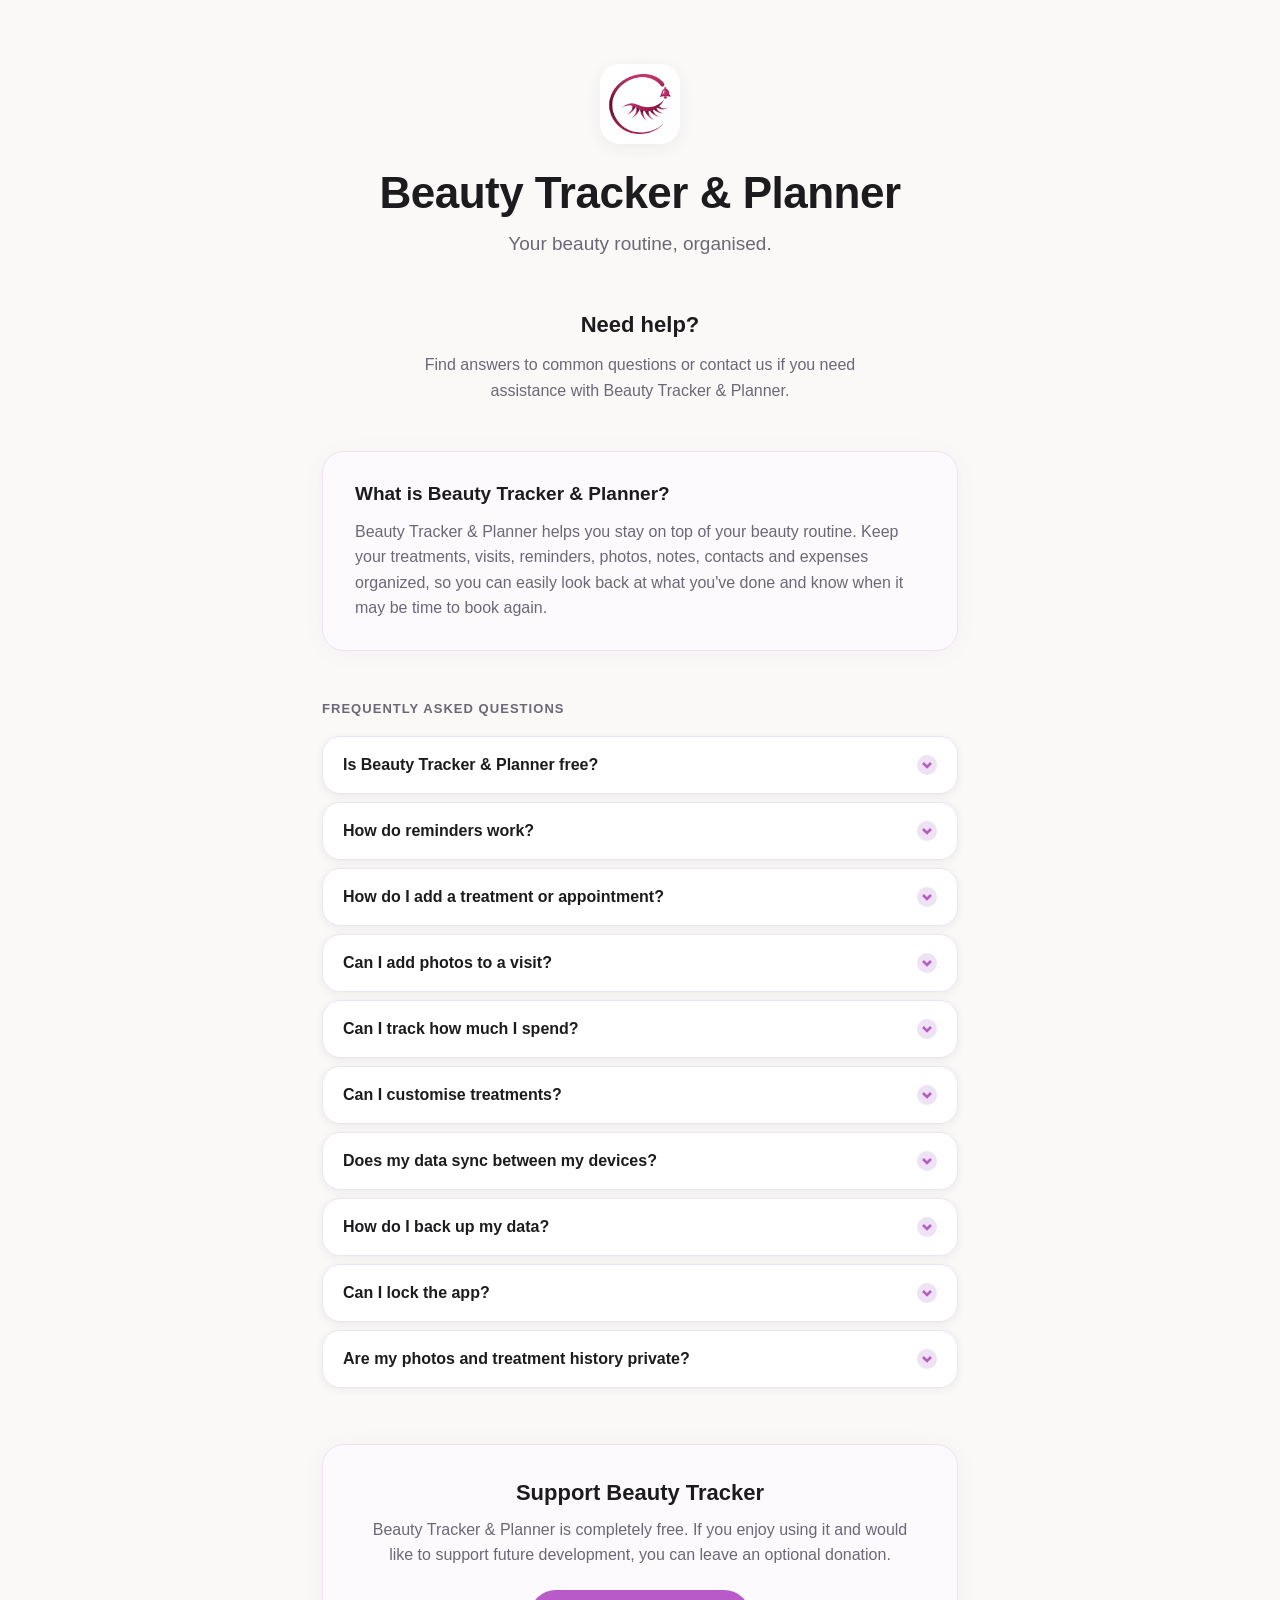
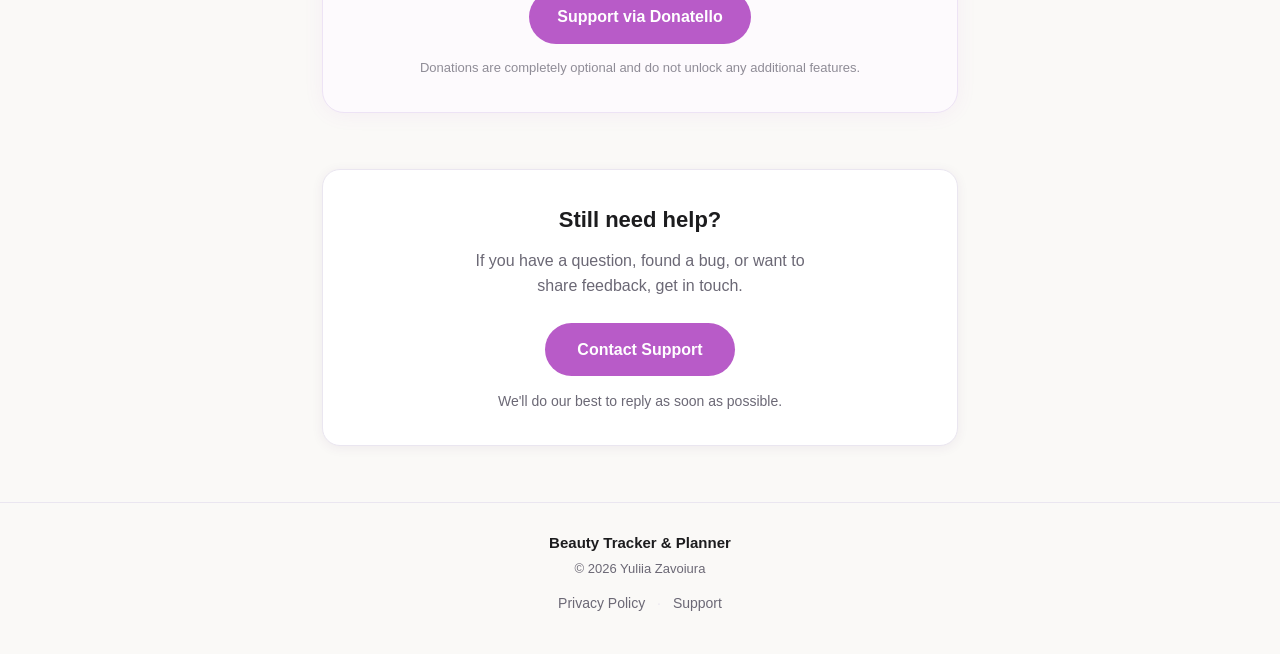
<file: index.html>
<!DOCTYPE html>
<html lang="en">
<head>
  <meta charset="UTF-8">
  <meta name="viewport" content="width=device-width, initial-scale=1">
  <meta http-equiv="refresh" content="0; url=support/">
  <title>Beauty Tracker &amp; Planner</title>
</head>
<body>
  <p>Redirecting to <a href="support/">Support</a>…</p>
</body>
</html>
</file>
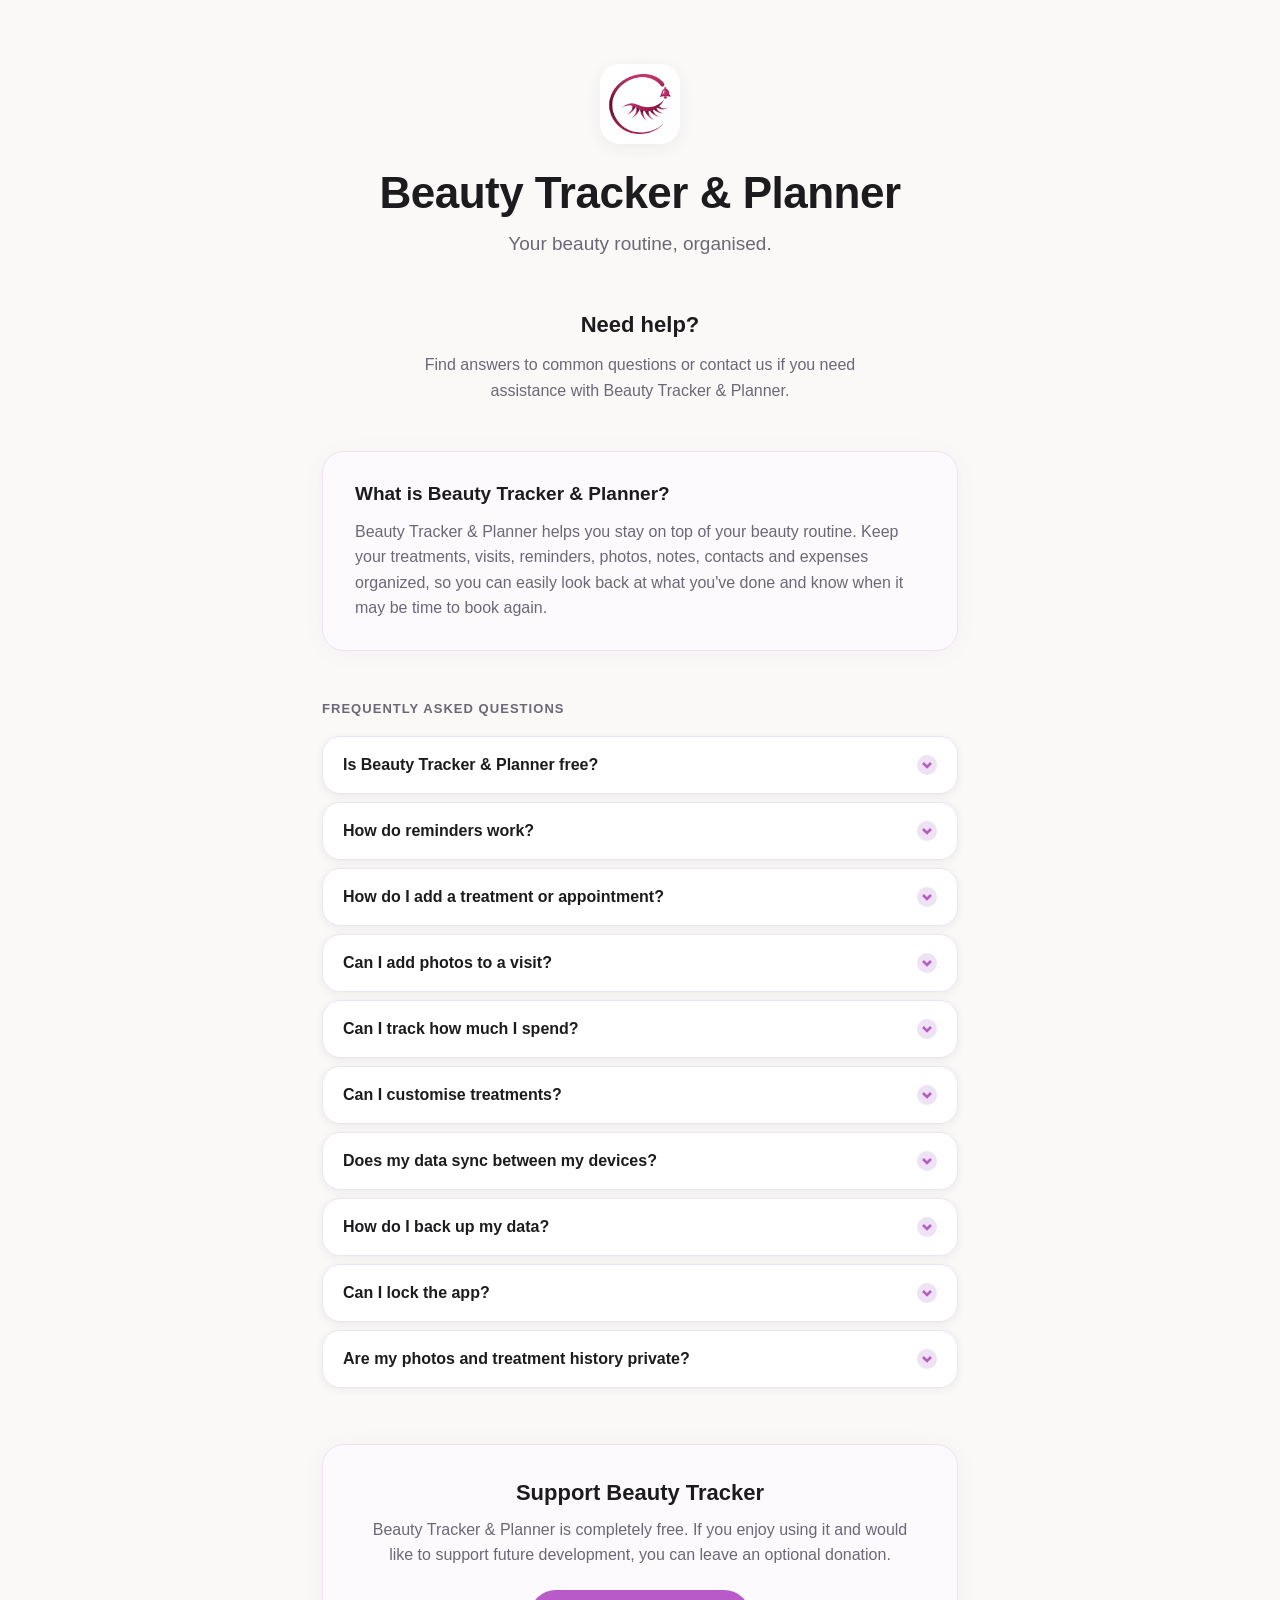
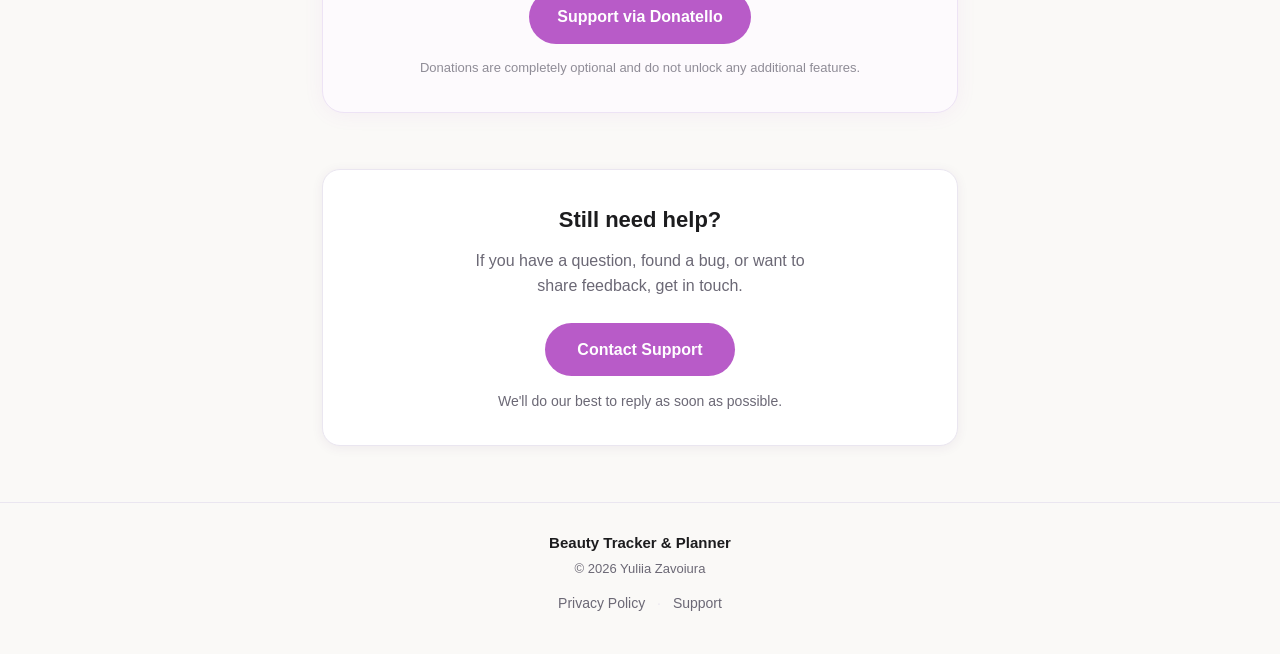
<file: support/index.html>
<!DOCTYPE html>
<html lang="en">
<head>
  <meta charset="UTF-8">
  <meta name="viewport" content="width=device-width, initial-scale=1">
  <title>Beauty Tracker &amp; Planner — Support</title>
  <meta name="description" content="Support and help for Beauty Tracker &amp; Planner.">
  <link rel="icon" type="image/png" href="../assets/app-icon.png">
  <link rel="stylesheet" href="../styles.css">
</head>
<body>

  <div class="hero">
    <img class="hero-icon" src="../assets/app-icon.png" alt="Beauty Tracker &amp; Planner">
    <h1>Beauty Tracker &amp; Planner</h1>
    <p class="tagline">Your beauty routine, organised.</p>
  </div>

  <div class="intro">
    <h2>Need help?</h2>
    <p>Find answers to common questions or contact us if you need assistance with Beauty Tracker &amp; Planner.</p>
  </div>

  <div class="container">
    <div class="about-card">
      <h2 class="about-title">What is Beauty Tracker &amp; Planner?</h2>
      <p class="about-text">Beauty Tracker &amp; Planner helps you stay on top of your beauty routine. Keep your treatments, visits, reminders, photos, notes, contacts and expenses organized, so you can easily look back at what you've done and know when it may be time to book again.</p>
    </div>
  </div>

  <div class="section container">
    <p class="section-title">Frequently Asked Questions</p>
    <ul class="faq-list" id="faq">

      <li class="faq-item">
        <button class="faq-question" aria-expanded="false">
          Is Beauty Tracker &amp; Planner free?
          <span class="faq-chevron" aria-hidden="true">
            <svg viewBox="0 0 10 6"><polyline points="1,1 5,5 9,1"/></svg>
          </span>
        </button>
        <div class="faq-answer">
          Yes. Beauty Tracker &amp; Planner is completely free to use, with no subscription required. If you'd like to support future development, you can leave an optional donation on our support website. Donations do not unlock any additional features.
        </div>
      </li>

      <li class="faq-item">
        <button class="faq-question" aria-expanded="false">
          How do reminders work?
          <span class="faq-chevron" aria-hidden="true">
            <svg viewBox="0 0 10 6"><polyline points="1,1 5,5 9,1"/></svg>
          </span>
        </button>
        <div class="faq-answer">
          Each upcoming appointment can remind you a few hours or days before it. You can also turn on a booking reminder for each treatment: Beauty Tracker will remind you when it's time to book your next visit. Reminders are local notifications on your device.
        </div>
      </li>

      <li class="faq-item">
        <button class="faq-question" aria-expanded="false">
          How do I add a treatment or appointment?
          <span class="faq-chevron" aria-hidden="true">
            <svg viewBox="0 0 10 6"><polyline points="1,1 5,5 9,1"/></svg>
          </span>
        </button>
        <div class="faq-answer">
          To add a treatment, tap the + button at the top of the Home screen. To add a visit or an upcoming appointment, tap + on the treatment's card, choose the date and time, add any details you like, and save.
        </div>
      </li>

      <li class="faq-item">
        <button class="faq-question" aria-expanded="false">
          Can I add photos to a visit?
          <span class="faq-chevron" aria-hidden="true">
            <svg viewBox="0 0 10 6"><polyline points="1,1 5,5 9,1"/></svg>
          </span>
        </button>
        <div class="faq-answer">
          Yes. You can add up to 5 photos to any visit to keep a visual history of your results. Photos are chosen with the system photo picker, so the app never gets access to the rest of your photo library, and location and other metadata are removed when a photo is added.
        </div>
      </li>

      <li class="faq-item">
        <button class="faq-question" aria-expanded="false">
          Can I track how much I spend?
          <span class="faq-chevron" aria-hidden="true">
            <svg viewBox="0 0 10 6"><polyline points="1,1 5,5 9,1"/></svg>
          </span>
        </button>
        <div class="faq-answer">
          Yes. Add a price to your visits and the Spending section will show totals, averages and spending by category.
        </div>
      </li>

      <li class="faq-item">
        <button class="faq-question" aria-expanded="false">
          Can I customise treatments?
          <span class="faq-chevron" aria-hidden="true">
            <svg viewBox="0 0 10 6"><polyline points="1,1 5,5 9,1"/></svg>
          </span>
        </button>
        <div class="faq-answer">
          Yes. You can change treatment names, icons, colours and reminder settings.
        </div>
      </li>

      <li class="faq-item">
        <button class="faq-question" aria-expanded="false">
          Does my data sync between my devices?
          <span class="faq-chevron" aria-hidden="true">
            <svg viewBox="0 0 10 6"><polyline points="1,1 5,5 9,1"/></svg>
          </span>
        </button>
        <div class="faq-answer">
          Yes. If you're signed in to iCloud, Beauty Tracker syncs your data through your private iCloud database to your other devices with the same Apple ID. You can check the status in Settings → Data. Without iCloud the app works fully on your device.
        </div>
      </li>

      <li class="faq-item">
        <button class="faq-question" aria-expanded="false">
          How do I back up my data?
          <span class="faq-chevron" aria-hidden="true">
            <svg viewBox="0 0 10 6"><polyline points="1,1 5,5 9,1"/></svg>
          </span>
        </button>
        <div class="faq-answer">
          Open Settings → Create Backup and save the backup file to Files or share it. To restore, choose Settings → Restore from Backup. A restore replaces the data currently in the app.
        </div>
      </li>

      <li class="faq-item">
        <button class="faq-question" aria-expanded="false">
          Can I lock the app?
          <span class="faq-chevron" aria-hidden="true">
            <svg viewBox="0 0 10 6"><polyline points="1,1 5,5 9,1"/></svg>
          </span>
        </button>
        <div class="faq-answer">
          Yes. Turn on App Lock in Settings to require Face ID or Touch ID when you open Beauty Tracker. Your device passcode can be used if Face ID or Touch ID isn't available.
        </div>
      </li>

      <li class="faq-item">
        <button class="faq-question" aria-expanded="false">
          Are my photos and treatment history private?
          <span class="faq-chevron" aria-hidden="true">
            <svg viewBox="0 0 10 6"><polyline points="1,1 5,5 9,1"/></svg>
          </span>
        </button>
        <div class="faq-answer">
          Yes. Your treatment history, photos and notes are stored on your device and, if iCloud Sync is on, in your private iCloud database. They are never sent to servers operated by the developer. See our <a href="https://yulkasolntceva.github.io/privacy/">Privacy Policy</a> for full details.
        </div>
      </li>

    </ul>
  </div>

  <div class="section container">
    <div class="donation-card">
      <h2 class="donation-title">Support Beauty Tracker</h2>
      <p class="donation-text">Beauty Tracker &amp; Planner is completely free. If you enjoy using it and would like to support future development, you can leave an optional donation.</p>
      <a href="https://donatello.to/beauty-tracker" target="_blank" rel="noopener noreferrer" class="support-button">Support via Donatello</a>
      <span class="donation-note">Donations are completely optional and do not unlock any additional features.</span>
    </div>
  </div>

  <div class="section container">
    <div class="contact-card">
      <h2>Still need help?</h2>
      <p>If you have a question, found a bug, or want to share feedback, get in touch.</p>
      <a class="btn" href="mailto:yulia.torhovtceva@gmail.com">Contact Support</a>
      <span class="contact-note">We'll do our best to reply as soon as possible.</span>
    </div>
  </div>

  <footer>
    <p class="footer-brand">Beauty Tracker &amp; Planner</p>
    <p class="footer-copy">© 2026 Yuliia Zavoiura</p>
    <p class="footer-links">
      <a href="https://yulkasolntceva.github.io/privacy/">Privacy Policy</a>
      <span class="footer-sep">·</span>
      <a href="#">Support</a>
    </p>
  </footer>

  <script>
    document.querySelectorAll('.faq-question').forEach(function(btn) {
      btn.addEventListener('click', function() {
        var item = this.closest('.faq-item');
        var isOpen = item.classList.contains('open');
        document.querySelectorAll('.faq-item.open').forEach(function(el) {
          el.classList.remove('open');
          el.querySelector('.faq-question').setAttribute('aria-expanded', 'false');
        });
        if (!isOpen) {
          item.classList.add('open');
          this.setAttribute('aria-expanded', 'true');
        }
      });
    });
  </script>

</body>
</html>
</file>
<file: styles.css>
*, *::before, *::after { box-sizing: border-box; margin: 0; padding: 0; }

:root {
  --bg: #FAF9F7;
  --surface: #FFFFFF;
  --surface-alt: #F4F2F8;
  --accent: #B85BC8;
  --accent-soft: #EDE3F5;
  --text: #1C1C1E;
  --text-secondary: #6B6875;
  --border: #EAE6F0;
  --shadow: rgba(80, 40, 100, 0.07);
  --radius: 18px;
  --radius-sm: 12px;
}

body {
  font-family: -apple-system, BlinkMacSystemFont, "Segoe UI", sans-serif;
  background: var(--bg);
  color: var(--text);
  line-height: 1.6;
  -webkit-font-smoothing: antialiased;
}

a { color: var(--accent); text-decoration: none; }
a:hover { text-decoration: underline; }

/* ── Layout ─────────────────────────────────────────── */
.container {
  max-width: 680px;
  margin: 0 auto;
  padding: 0 22px;
}

/* ── Hero ────────────────────────────────────────────── */
.hero {
  padding: 64px 22px 48px;
  text-align: center;
}

.hero-icon {
  width: 80px;
  height: 80px;
  border-radius: 20px;
  margin: 0 auto 24px;
  display: block;
  box-shadow: 0 4px 16px var(--shadow);
}

.hero h1 {
  font-size: clamp(28px, 6vw, 44px);
  font-weight: 700;
  letter-spacing: -0.5px;
  line-height: 1.15;
  margin-bottom: 10px;
}

.hero .tagline {
  font-size: clamp(16px, 3vw, 19px);
  color: var(--text-secondary);
  font-weight: 400;
}

/* ── Intro ───────────────────────────────────────────── */
.intro {
  padding: 0 22px 48px;
  text-align: center;
}

.intro h2 {
  font-size: 22px;
  font-weight: 600;
  margin-bottom: 10px;
}

.intro p {
  font-size: 16px;
  color: var(--text-secondary);
  max-width: 480px;
  margin: 0 auto;
}

/* ── Section ─────────────────────────────────────────── */
.section {
  padding: 0 22px 56px;
}

.section-title {
  font-size: 13px;
  font-weight: 600;
  letter-spacing: 0.08em;
  text-transform: uppercase;
  color: var(--text-secondary);
  margin-bottom: 16px;
}

/* ── About card ──────────────────────────────────────── */
.about-card {
  background: #FDFAFD;
  border-radius: 22px;
  border: 1px solid #EDE3F5;
  box-shadow: 0 2px 20px rgba(184, 91, 200, 0.06);
  padding: 30px 32px;
  margin-bottom: 48px;
}

.about-title {
  font-size: 19px;
  font-weight: 700;
  color: var(--text);
  margin-bottom: 12px;
  line-height: 1.3;
}

.about-text {
  font-size: 16px;
  color: var(--text-secondary);
  line-height: 1.58;
  margin: 0;
}

@media (max-width: 480px) {
  .about-card { padding: 24px 20px; }
}

/* ── FAQ ─────────────────────────────────────────────── */
.faq-list {
  list-style: none;
  display: flex;
  flex-direction: column;
  gap: 8px;
}

.faq-item {
  background: var(--surface);
  border-radius: var(--radius);
  border: 1px solid var(--border);
  box-shadow: 0 2px 8px var(--shadow);
  overflow: hidden;
}

.faq-question {
  width: 100%;
  display: flex;
  align-items: center;
  justify-content: space-between;
  gap: 12px;
  padding: 18px 20px;
  font-size: 16px;
  font-weight: 600;
  color: var(--text);
  background: none;
  border: none;
  cursor: pointer;
  text-align: left;
  -webkit-tap-highlight-color: transparent;
}

.faq-question:hover { background: var(--surface-alt); }

.faq-chevron {
  flex-shrink: 0;
  width: 20px;
  height: 20px;
  border-radius: 50%;
  background: var(--accent-soft);
  display: flex;
  align-items: center;
  justify-content: center;
  transition: transform 0.2s ease;
}

.faq-chevron svg {
  width: 10px;
  height: 10px;
  stroke: var(--accent);
  stroke-width: 2.5;
  fill: none;
  transition: transform 0.2s ease;
}

.faq-item.open .faq-chevron svg {
  transform: rotate(180deg);
}

.faq-answer {
  display: none;
  padding: 0 20px 18px;
  font-size: 15px;
  color: var(--text-secondary);
  line-height: 1.65;
}

.faq-item.open .faq-answer { display: block; }

/* ── Donation ────────────────────────────────────────── */
.donation-card {
  background: #FDFAFD;
  border-radius: 22px;
  border: 1px solid #EDE3F5;
  box-shadow: 0 2px 20px rgba(184, 91, 200, 0.07), 0 0 0 0 rgba(184, 91, 200, 0);
  padding: 34px 36px;
  text-align: center;
}

.donation-title {
  font-size: 22px;
  font-weight: 700;
  color: var(--text);
  margin-bottom: 12px;
  line-height: 1.25;
}

.donation-text {
  font-size: 16px;
  color: var(--text-secondary);
  line-height: 1.55;
  max-width: 540px;
  margin: 0 auto 22px;
}

.support-button {
  display: inline-block;
  padding: 14px 28px;
  background: var(--accent);
  color: #fff;
  border-radius: 50px;
  font-size: 16px;
  font-weight: 600;
  text-decoration: none;
  transition: opacity 0.15s;
  -webkit-tap-highlight-color: transparent;
}

.support-button:hover { opacity: 0.88; text-decoration: none; }

.donation-note {
  display: block;
  margin-top: 14px;
  font-size: 13px;
  color: var(--text-secondary);
  opacity: 0.75;
}

@media (max-width: 480px) {
  .donation-card { padding: 24px 20px; }
  .support-button { display: block; width: 100%; text-align: center; box-sizing: border-box; }
}

/* ── Contact ─────────────────────────────────────────── */
.contact-card {
  background: var(--surface);
  border-radius: var(--radius);
  border: 1px solid var(--border);
  box-shadow: 0 2px 12px var(--shadow);
  padding: 32px 28px;
  text-align: center;
}

.contact-card h2 {
  font-size: 22px;
  font-weight: 700;
  margin-bottom: 10px;
}

.contact-card p {
  font-size: 16px;
  color: var(--text-secondary);
  margin-bottom: 24px;
  max-width: 360px;
  margin-left: auto;
  margin-right: auto;
}

.btn {
  display: inline-block;
  padding: 14px 32px;
  background: var(--accent);
  color: #fff;
  border-radius: 50px;
  font-size: 16px;
  font-weight: 600;
  text-decoration: none;
  transition: opacity 0.15s;
  -webkit-tap-highlight-color: transparent;
}

.btn:hover { opacity: 0.88; text-decoration: none; }

.contact-note {
  display: block;
  margin-top: 14px;
  font-size: 14px;
  color: var(--text-secondary);
}

/* ── Footer ──────────────────────────────────────────── */
footer {
  border-top: 1px solid var(--border);
  padding: 28px 22px 40px;
  text-align: center;
}

.footer-brand {
  font-size: 15px;
  font-weight: 600;
  color: var(--text);
  margin-bottom: 4px;
}

.footer-copy {
  font-size: 13px;
  color: var(--text-secondary);
  margin-bottom: 12px;
}

.footer-links {
  font-size: 14px;
}

.footer-links a {
  color: var(--text-secondary);
}

.footer-links a:hover { color: var(--accent); }

.footer-sep {
  margin: 0 8px;
  color: var(--border);
}

@media (max-width: 480px) {
  .hero { padding: 48px 22px 36px; }
  .hero-icon { width: 68px; height: 68px; border-radius: 16px; }
  .contact-card { padding: 26px 20px; }
}
</file>
